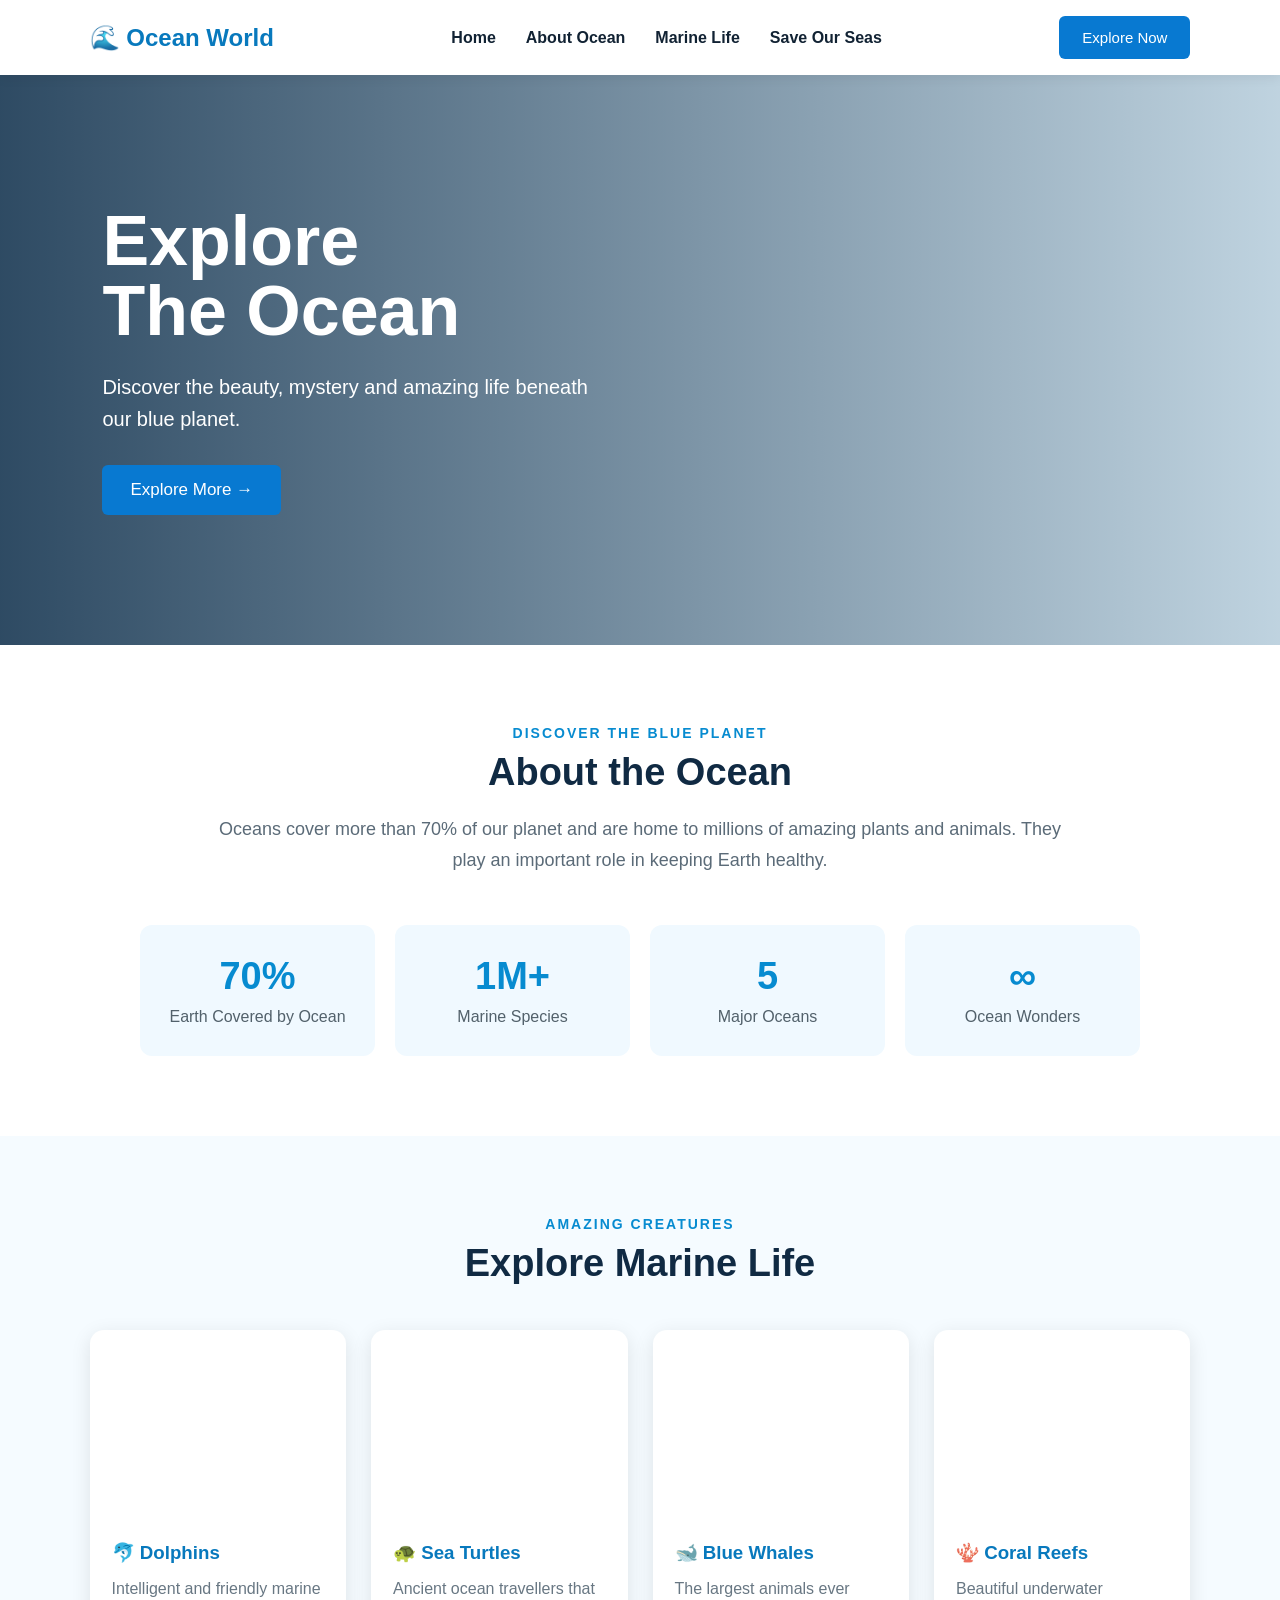
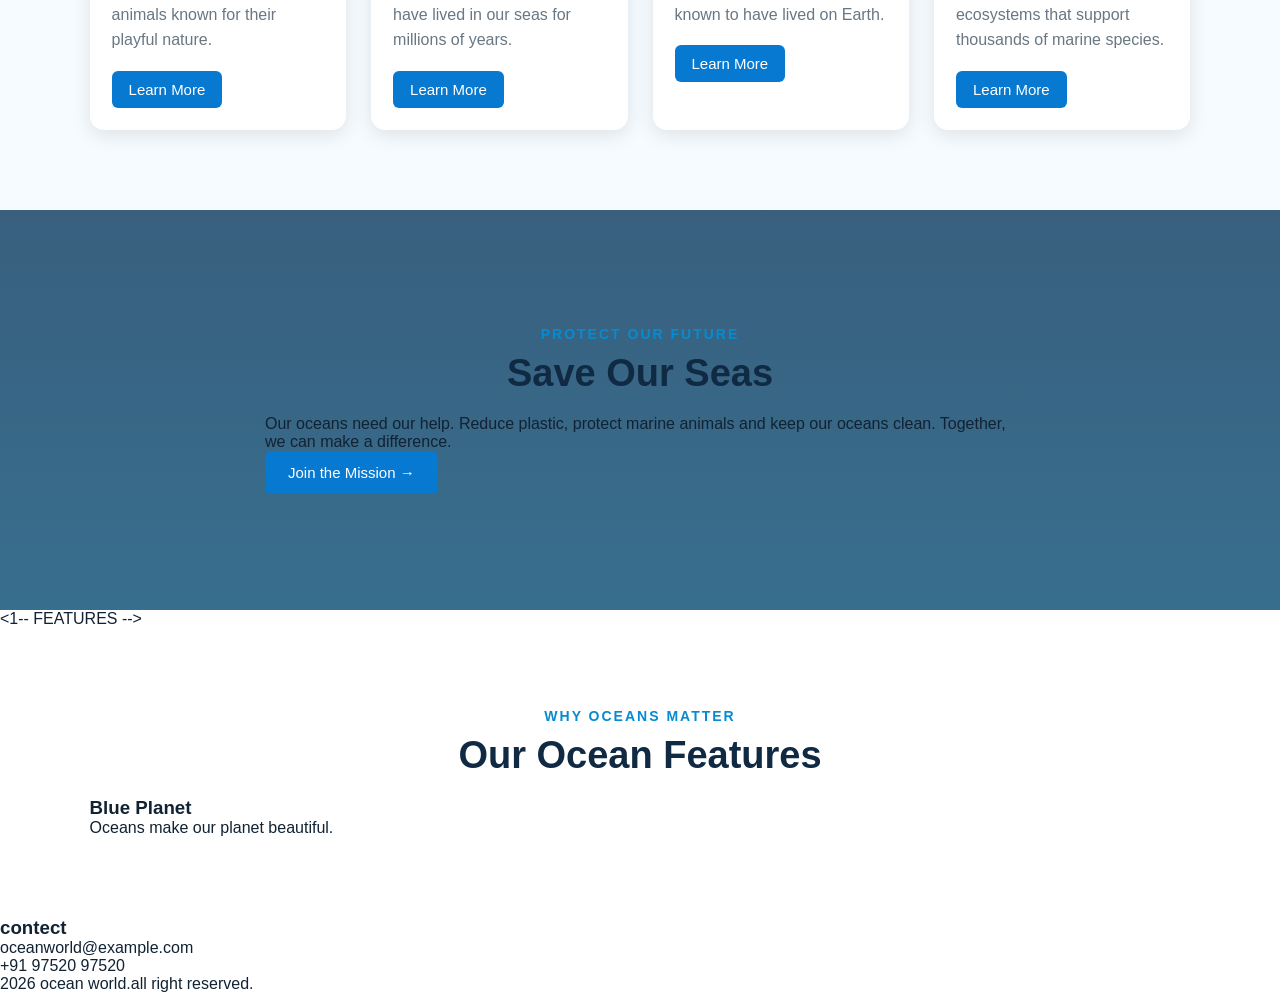
<file: index.html>
<!DOCTYPE html>
<html lang="en">
<head>
    <meta charset="UTF-8">
    <meta name="viewport" content="width=device-width, initial-scale=1.0">
    <title>Explore the Ocean</title>
    <link rel="stylesheet" href="style.css">
</head>

<body>

    <!-- NAVBAR -->
    <nav>
        <div class="logo">🌊 Ocean World</div>

        <div class="nav-links">
            <a href="#home">Home</a>
            <a href="#about">About Ocean</a>
            <a href="#marine">Marine Life</a>
            <a href="#save">Save Our Seas</a>
        </div>

        <button onclick="scrollToSection('marine')">Explore Now</button>
    </nav>


    <!-- HERO SECTION -->
    <section id="home" class="hero">
        <div class="hero-content">
            <h1>Explore<br>The Ocean</h1>

            <p>
                Discover the beauty, mystery and amazing life
                beneath our blue planet.
            </p>

            <button onclick="scrollToSection('about')">
                Explore More →
            </button>
        </div>
    </section>


    <!-- ABOUT -->
    <section id="about" class="about">
        <p class="small-title">DISCOVER THE BLUE PLANET</p>

        <h2>About the Ocean</h2>

        <p class="description">
            Oceans cover more than 70% of our planet and are home
            to millions of amazing plants and animals. They play
            an important role in keeping Earth healthy.
        </p>

        <div class="stats">

            <div class="stat">
                <h3>70%</h3>
                <p>Earth Covered by Ocean</p>
            </div>

            <div class="stat">
                <h3>1M+</h3>
                <p>Marine Species</p>
            </div>

            <div class="stat">
                <h3>5</h3>
                <p>Major Oceans</p>
            </div>

            <div class="stat">
                <h3>∞</h3>
                <p>Ocean Wonders</p>
            </div>

        </div>
    </section>


    <!-- MARINE LIFE -->
    <section id="marine" class="marine">

        <p class="small-title">AMAZING CREATURES</p>

        <h2>Explore Marine Life</h2>

        <div class="cards">

            <div class="card">
                <div class="card-image dolphin"></div>
                <div class="card-content">
                    <h3>🐬 Dolphins</h3>
                    <p>
                        Intelligent and friendly marine animals
                        known for their playful nature.
                    </p>
                    <button>Learn More</button>
                </div>
            </div>


            <div class="card">
                <div class="card-image turtle"></div>
                <div class="card-content">
                    <h3>🐢 Sea Turtles</h3>
                    <p>
                        Ancient ocean travellers that have lived
                        in our seas for millions of years.
                    </p>
                    <button>Learn More</button>
                </div>
            </div>


            <div class="card">
                <div class="card-image whale"></div>
                <div class="card-content">
                    <h3>🐋 Blue Whales</h3>
                    <p>
                        The largest animals ever known to have
                        lived on Earth.
                    </p>
                    <button>Learn More</button>
                </div>
            </div>


            <div class="card">
                <div class="card-image coral"></div>
                <div class="card-content">
                    <h3>🪸 Coral Reefs</h3>
                    <p>
                        Beautiful underwater ecosystems that
                        support thousands of marine species.
                    </p>
                    <button>Learn More</button>
                </div>
            </div>

        </div>

    </section>


    <!-- SAVE OUR SEAS -->
    <section id="save" class="save">

        <div class="save-content">

            <p class="small-title">PROTECT OUR FUTURE</p>

            <h2>Save Our Seas </h2>

            <p>
              Our oceans need our help. Reduce plastic, protect marine animals and keep our oceans clean. Together, we can make a difference.

            </p>

            <button onclick="showMessage()">
               Join the Mission →
            </button>

        </div>

    </section>

<1-- FEATURES -->
<section class="features">

            <p class="small-title">WHY OCEANS MATTER</p>

            <h2>Our Ocean Features</h2>

            <div class="feature-box">

                <div>      

              <span></span>

<h3>Blue Planet</h3>

<p>Oceans make our planet beautiful.</p>
</div>
</section>
            <div>
                <h3>contect</h3>
                <p>oceanworld@example.com</p>
                <p>+91 97520 97520</p>
            </div>

        <div class="copyright">
            2026 ocean world.all right reserved.
        </div>
        
        <script src="script.js"></script>


    </body>
    </html>
</file>
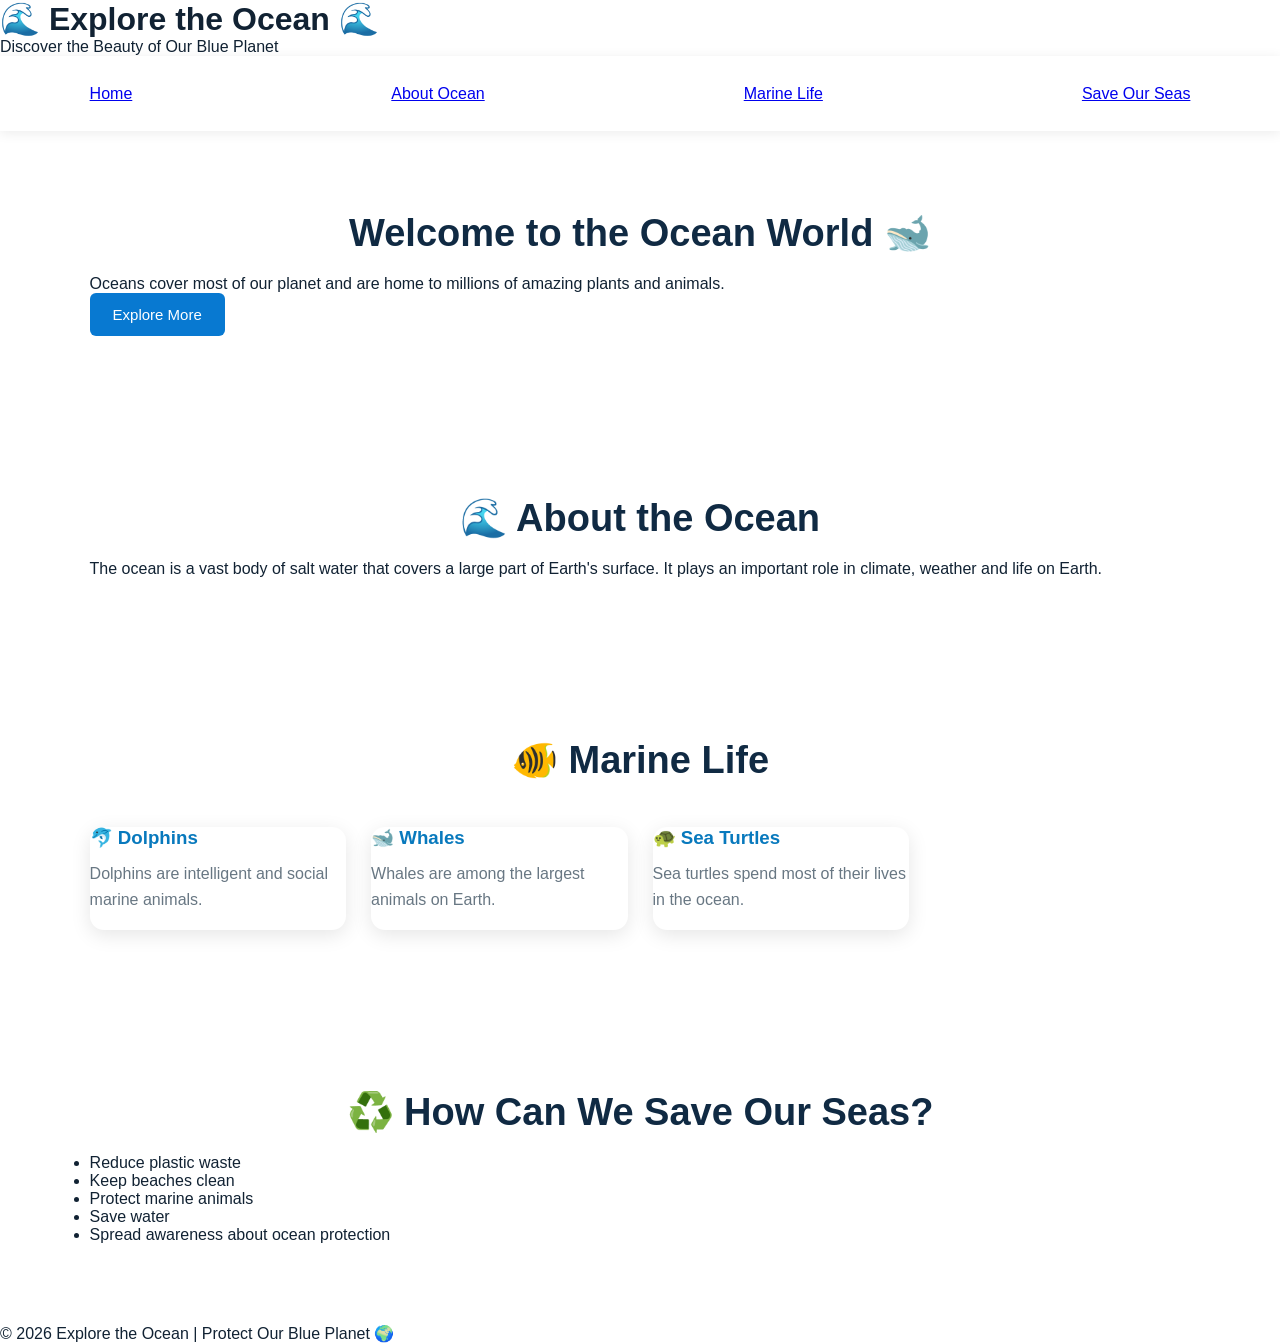
<file: intex.html>
<!DOCTYPE html>
<html lang="en">
<head>
    <meta charset="UTF-8">
    <meta name="viewport" content="width=device-width, initial-scale=1.0">
    <title>Explore the Ocean</title>
    <link rel="stylesheet" href="style.css">
</head>

<body>

    <header>
        <h1>🌊 Explore the Ocean 🌊</h1>
        <p>Discover the Beauty of Our Blue Planet</p>
    </header>

    <nav>
        <a href="#home">Home</a>
        <a href="#about">About Ocean</a>
        <a href="#life">Marine Life</a>
        <a href="#tips">Save Our Seas</a>
    </nav>

    <section id="home">
        <h2>Welcome to the Ocean World 🐋</h2>
        <p>
            Oceans cover most of our planet and are home to millions
            of amazing plants and animals.
        </p>
        <button onclick="showMessage()">Explore More</button>
    </section>

    <section id="about">
        <h2>🌊 About the Ocean</h2>
        <p>
            The ocean is a vast body of salt water that covers a large
            part of Earth's surface. It plays an important role in
            climate, weather and life on Earth.
        </p>
    </section>

    <section id="life">
        <h2>🐠 Marine Life</h2>

        <div class="cards">
            <div class="card">
                <h3>🐬 Dolphins</h3>
                <p>Dolphins are intelligent and social marine animals.</p>
            </div>

            <div class="card">
                <h3>🐋 Whales</h3>
                <p>Whales are among the largest animals on Earth.</p>
            </div>

            <div class="card">
                <h3>🐢 Sea Turtles</h3>
                <p>Sea turtles spend most of their lives in the ocean.</p>
            </div>
        </div>
    </section>

    <section id="tips">
        <h2>♻️ How Can We Save Our Seas?</h2>

        <ul>
            <li>Reduce plastic waste</li>
            <li>Keep beaches clean</li>
            <li>Protect marine animals</li>
            <li>Save water</li>
            <li>Spread awareness about ocean protection</li>
        </ul>
    </section>

    <footer>
        <p>© 2026 Explore the Ocean | Protect Our Blue Planet 🌍</p>
    </footer>

    <script src="script.js"></script>

</body>
</html>
</file>
<file: style.css>
* {
    margin: 0;
    padding: 0;
    box-sizing: border-box;
}

html {
    scroll-behavior: smooth;
}

body {
    font-family: Arial, sans-serif;
    color: #123;
    background: #fff;
}

/* NAVBAR */
nav {
    height: 75px;
    display: flex;
    align-items: center;
    justify-content: space-between;
    padding: 0 7%;
    background: white;
    position: sticky;
    top: 0;
    z-index: 1000;
    box-shadow: 0 2px 12px rgba(0,0,0,0.08);
}

.logo {
    font-size: 24px;
    font-weight: bold;
    color: #0879bd;
}

.nav-links {
    display: flex;
    gap: 30px;
}

.nav-links a {
    text-decoration: none;
    color: #123;
    font-weight: 600;
    transition: 0.3s;
}

.nav-links a:hover {
    color: #078bd0;
}

button {
    border: none;
    background: #0879d1;
    color: white;
    padding: 13px 23px;
    border-radius: 6px;
    font-size: 15px;
    cursor: pointer;
    transition: 0.3s;
}

button:hover {
    background: #045da3;
    transform: translateY(-2px);
}

/* HERO */
.hero {
    min-height: 570px;
    display: flex;
    align-items: center;
    padding: 70px 8%;
    background:
        linear-gradient(90deg, rgba(0,35,65,0.82), rgba(0,80,130,0.25)),
        url("https://images.unsplash.com/photo-1469474968028-56623f02e42e?auto=format&fit=crop&w=1800&q=85")
        center/cover no-repeat;
}

.hero-content {
    max-width: 600px;
    color: white;
}

.hero h1 {
    font-size: 70px;
    line-height: 1;
    margin-bottom: 25px;
}

.hero p {
    font-size: 20px;
    line-height: 1.6;
    margin-bottom: 30px;
    max-width: 500px;
}

.hero button {
    font-size: 17px;
    padding: 15px 28px;
}

/* COMMON */
section {
    padding: 80px 7%;
}

.small-title {
    text-align: center;
    color: #078bd0;
    font-size: 14px;
    font-weight: bold;
    letter-spacing: 2px;
    margin-bottom: 10px;
}

h2 {
    text-align: center;
    font-size: 38px;
    margin-bottom: 20px;
    color: #102a43;
}

/* ABOUT */
.about {
    text-align: center;
    background: white;
}

.description {
    max-width: 850px;
    margin: auto;
    font-size: 18px;
    line-height: 1.7;
    color: #5b6b78;
}

.stats {
    max-width: 1000px;
    margin: 50px auto 0;
    display: grid;
    grid-template-columns: repeat(4, 1fr);
    gap: 20px;
}

.stat {
    padding: 30px 15px;
    border-radius: 12px;
    background: #f0f9ff;
}

.stat h3 {
    font-size: 38px;
    color: #078bd0;
    margin-bottom: 10px;
}

.stat p {
    color: #52616b;
}

/* MARINE LIFE */
.marine {
    background: #f5fbff;
}

.cards {
    max-width: 1200px;
    margin: 45px auto 0;
    display: grid;
    grid-template-columns: repeat(4, 1fr);
    gap: 25px;
}

.card {
    background: white;
    border-radius: 14px;
    overflow: hidden;
    box-shadow: 0 5px 20px rgba(0,0,0,0.1);
    transition: 0.3s;
}

.card:hover {
    transform: translateY(-8px);
}

.card-image {
    height: 190px;
    background-position: center;
    background-size: cover;
}

.dolphin {
    background-image: url("https://images.unsplash.com/photo-1607153333879-c174d265f1d2?auto=format&fit=crop&w=700&q=80");
}

.turtle {
    background-image: url("https://images.unsplash.com/photo-1507525428034-b723cf961d3e?auto=format&fit=crop&w=700&q=80");
}

.whale {
    background-image: url("https://images.unsplash.com/photo-1568430462989-44163eb1752f?auto=format&fit=crop&w=700&q=80");
}

.coral {
    background-image: url("https://images.unsplash.com/photo-1546026423-cc4642628d2b?auto=format&fit=crop&w=700&q=80");
}

.card-content {
    padding: 22px;
}

.card h3 {
    color: #0879bd;
    margin-bottom: 12px;
}

.card p {
    color: #687783;
    line-height: 1.6;
    margin-bottom: 18px;
}

.card button {
    padding: 10px 17px;
}

/* SAVE */
.save {
    min-height: 400px;
    display: flex;
    align-items: center;
    justify-content: center;
    background:
        linear-gradient(rgba(0,50,90,0.78), rgba(0,70,110,0.78)),
        url("https://images.unsplash.com/photo-1518467166778-b88f373ffec7?auto=format&fit=crop&w=1800&q=85")
        center/cover no-repeat;
}

.save-content {
    max-width: 750px;
    text-a
</file>
